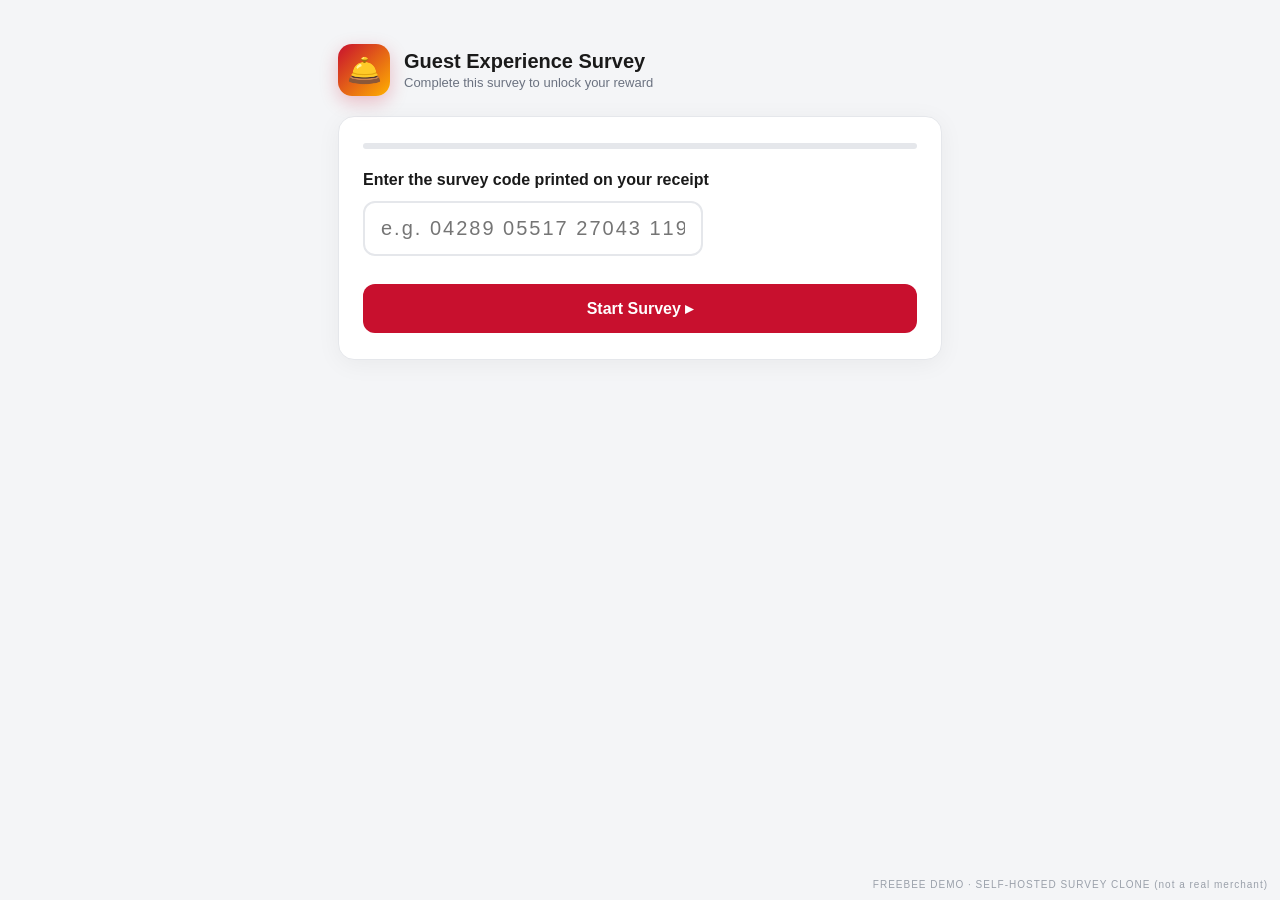
<file: agent/survey_clone.html>
<!doctype html>
<html lang="en">
<head>
<meta charset="utf-8" />
<meta name="viewport" content="width=device-width, initial-scale=1" />
<title>Guest Experience Survey</title>
<style>
  :root{
    --brand:#c8102e; --brand2:#ffb100; --ink:#1a1a1a; --muted:#6b7280;
    --line:#e5e7eb; --ok:#0f9d58; --bg:#f4f5f7;
  }
  *{box-sizing:border-box}
  body{margin:0;font-family:-apple-system,Segoe UI,Roboto,Helvetica,Arial,sans-serif;background:var(--bg);color:var(--ink)}
  .wrap{max-width:640px;margin:0 auto;padding:24px 18px 60px}
  header{display:flex;align-items:center;gap:14px;padding:20px 0}
  .logo{width:52px;height:52px;border-radius:14px;background:linear-gradient(135deg,var(--brand),var(--brand2));
        display:flex;align-items:center;justify-content:center;font-size:28px;box-shadow:0 6px 18px rgba(200,16,46,.25)}
  h1{font-size:20px;margin:0}
  .sub{color:var(--muted);font-size:13px;margin-top:2px}
  .card{background:#fff;border:1px solid var(--line);border-radius:16px;padding:26px 24px;box-shadow:0 4px 24px rgba(0,0,0,.05)}
  .bar{height:6px;background:var(--line);border-radius:99px;overflow:hidden;margin:0 0 22px}
  .bar > i{display:block;height:100%;width:0;background:var(--brand);transition:width .4s ease}
  label.q{display:block;font-weight:600;margin:0 0 12px;font-size:16px}
  .code-boxes{display:flex;gap:8px;flex-wrap:wrap;margin:8px 0 4px}
  .code-boxes input{width:100%;max-width:340px;font-size:20px;letter-spacing:2px;padding:14px 16px;border:2px solid var(--line);
        border-radius:12px;text-align:center;font-variant-numeric:tabular-nums}
  .code-boxes input:focus{outline:none;border-color:var(--brand)}
  table.matrix{width:100%;border-collapse:collapse;margin-top:6px}
  table.matrix th{font-size:11px;color:var(--muted);font-weight:600;text-align:center;padding:6px 2px;vertical-align:bottom}
  table.matrix td{padding:10px 2px;border-top:1px solid var(--line);text-align:center}
  table.matrix td.rowlabel{text-align:left;font-size:14px;font-weight:500;white-space:nowrap}
  table.matrix input[type=radio]{width:20px;height:20px;accent-color:var(--brand);cursor:pointer}
  textarea{width:100%;min-height:84px;border:1px solid var(--line);border-radius:12px;padding:12px;font:inherit;resize:vertical}
  .btn{margin-top:24px;width:100%;background:var(--brand);color:#fff;border:0;border-radius:12px;padding:15px;
        font-size:16px;font-weight:700;cursor:pointer;transition:filter .15s}
  .btn:hover{filter:brightness(1.06)}
  .reward{text-align:center;padding:12px 0}
  .reward .big{font-size:26px;font-weight:800;margin:10px 0 2px}
  .reward .code{display:inline-block;margin:16px 0;font-size:30px;font-weight:800;letter-spacing:3px;color:var(--brand);
        background:#fff5f5;border:2px dashed var(--brand);border-radius:14px;padding:14px 26px;font-variant-numeric:tabular-nums}
  .reward .val{color:var(--ok);font-weight:800;font-size:22px}
  .demoTag{position:fixed;bottom:10px;right:12px;font-size:10px;color:#9aa0aa;letter-spacing:1px}
  .hide{display:none}
  .checkmark{font-size:48px}
</style>
</head>
<body>
<div class="wrap">
  <header>
    <div class="logo">🛎️</div>
    <div>
      <h1>Guest Experience Survey</h1>
      <div class="sub" id="reward-line">Complete this survey to unlock your reward</div>
    </div>
  </header>

  <div class="card">
    <div class="bar"><i id="bar"></i></div>

    <!-- STEP 0: code entry -->
    <section id="step-0">
      <label class="q" for="survey-code">Enter the survey code printed on your receipt</label>
      <div class="code-boxes">
        <input id="survey-code" name="survey-code" inputmode="numeric" autocomplete="off"
               placeholder="e.g. 04289 05517 27043 11962 88304 3" aria-label="Survey code" />
      </div>
      <button class="btn" id="next-btn" data-step="0" onclick="next()">Start Survey ▸</button>
    </section>

    <!-- STEP 1: matrix -->
    <section id="step-1" class="hide">
      <label class="q">How satisfied were you with each of the following?</label>
      <table class="matrix" id="m1"></table>
      <button class="btn" id="next-btn-1" data-step="1" onclick="next()">Next ▸</button>
    </section>

    <!-- STEP 2: overall + comment -->
    <section id="step-2" class="hide">
      <label class="q">Overall, how satisfied were you with your visit today?</label>
      <table class="matrix" id="m2"></table>
      <label class="q" style="margin-top:22px">Any additional comments? (optional)</label>
      <textarea id="comment" name="comment" placeholder="Optional"></textarea>
      <button class="btn" id="submit-btn" data-step="2" onclick="next()">Submit Survey ▸</button>
    </section>

    <!-- STEP 3: reward -->
    <section id="step-3" class="hide">
      <div class="reward">
        <div class="checkmark">✅</div>
        <div class="big" id="reward-title">Thanks! Here's your reward:</div>
        <div id="reward-desc" style="color:var(--muted)">FREE Medium Fries with purchase of a sandwich</div>
        <div class="code" id="validation-code">— — —</div>
        <div class="val" id="reward-value">$4.29 recovered</div>
        <div class="sub" style="margin-top:16px">Write this code on your receipt and redeem within 30 days.</div>
      </div>
    </section>
  </div>
</div>
<div class="demoTag">FREEBEE DEMO · SELF-HOSTED SURVEY CLONE (not a real merchant)</div>

<script>
  // ---- config via query string: ?reward=FREE%20Fries&value=4.29 ----
  var params = new URLSearchParams(location.search);
  var REWARD = params.get('reward') || 'FREE Medium Fries with purchase of a sandwich';
  var VALUE  = parseFloat(params.get('value') || '4.29');
  document.getElementById('reward-desc').textContent = REWARD;

  var ROWS1 = ['Food quality','Order accuracy','Speed of service','Cleanliness','Staff friendliness'];
  var ROWS2 = ['Overall satisfaction'];
  var COLS  = ['Highly Satisfied','Satisfied','Neutral','Dissatisfied','Highly Dissatisfied']; // leftmost = top-box

  function buildMatrix(tableId, rows, group){
    var t = document.getElementById(tableId);
    var head = '<tr><th></th>' + COLS.map(function(c){return '<th>'+c+'</th>';}).join('') + '</tr>';
    var body = rows.map(function(r,ri){
      var name = group+'_'+ri;
      var cells = COLS.map(function(c,ci){
        // value 5..1, leftmost (ci=0) = 5 = "Highly Satisfied" = the top-box the agent should pick
        return '<td><input type="radio" name="'+name+'" value="'+(5-ci)+'" aria-label="'+r+': '+c+'"></td>';
      }).join('');
      return '<tr><td class="rowlabel">'+r+'</td>'+cells+'</tr>';
    }).join('');
    t.innerHTML = head + body;
  }
  buildMatrix('m1', ROWS1, 'q1');
  buildMatrix('m2', ROWS2, 'q2');

  var step = 0, TOTAL = 3;
  function setBar(){ document.getElementById('bar').style.width = Math.round((step/TOTAL)*100) + '%'; }
  setBar();

  function show(n){
    for (var i=0;i<=3;i++){ document.getElementById('step-'+i).classList.toggle('hide', i!==n); }
    step = n; setBar();
    if (n===3){ reveal(); }
  }

  function next(){
    // NOTE: intentionally NO hard validation — accepts ANY code, ANY answers.
    // This is what makes the live money-shot deterministic and infinitely re-runnable.
    show(step + 1);
  }

  function reveal(){
    var chars = 'ABCDEFGHJKLMNPQRSTUVWXYZ23456789';
    var code = 'FB-';
    for (var i=0;i<5;i++){ code += chars[Math.floor(Math.random()*chars.length)]; }
    document.getElementById('validation-code').textContent = code;
    document.getElementById('reward-value').textContent = '$' + VALUE.toFixed(2) + ' recovered';
    // Tell the FreeBee dashboard (if this page is embedded in an iframe) to tick the counter.
    try {
      window.parent.postMessage({ type:'freebee:reward', code:code, value:VALUE, reward:REWARD }, '*');
    } catch(e){}
  }

  // ---- ?auto=1 : autopilot that mimics the browser agent filling the survey ----
  // Used by the phone UI (index.html) to show the whole flow with no backend.
  // The REAL browser-use agent drives this same page WITHOUT ?auto (it clicks for itself).
  function topBox(container){
    var groups = {};
    container.querySelectorAll('input[type=radio]').forEach(function(r){ (groups[r.name]=groups[r.name]||[]).push(r); });
    Object.keys(groups).forEach(function(name){
      var best = groups[name].reduce(function(a,b){ return (+b.value > +a.value) ? b : a; });
      best.checked = true; // value 5 = "Highly Satisfied" = the top-box
    });
  }
  function autopilot(){
    setTimeout(function(){ document.getElementById('survey-code').value = '04289055172704311962883043'; next(); }, 800);
    setTimeout(function(){ topBox(document.getElementById('m1')); }, 1700);
    setTimeout(function(){ next(); }, 2500);
    setTimeout(function(){ topBox(document.getElementById('m2')); }, 3300);
    setTimeout(function(){ next(); }, 4100); // reveals the reward
  }
  if (params.get('auto')) { autopilot(); }
</script>
</body>
</html>
</file>
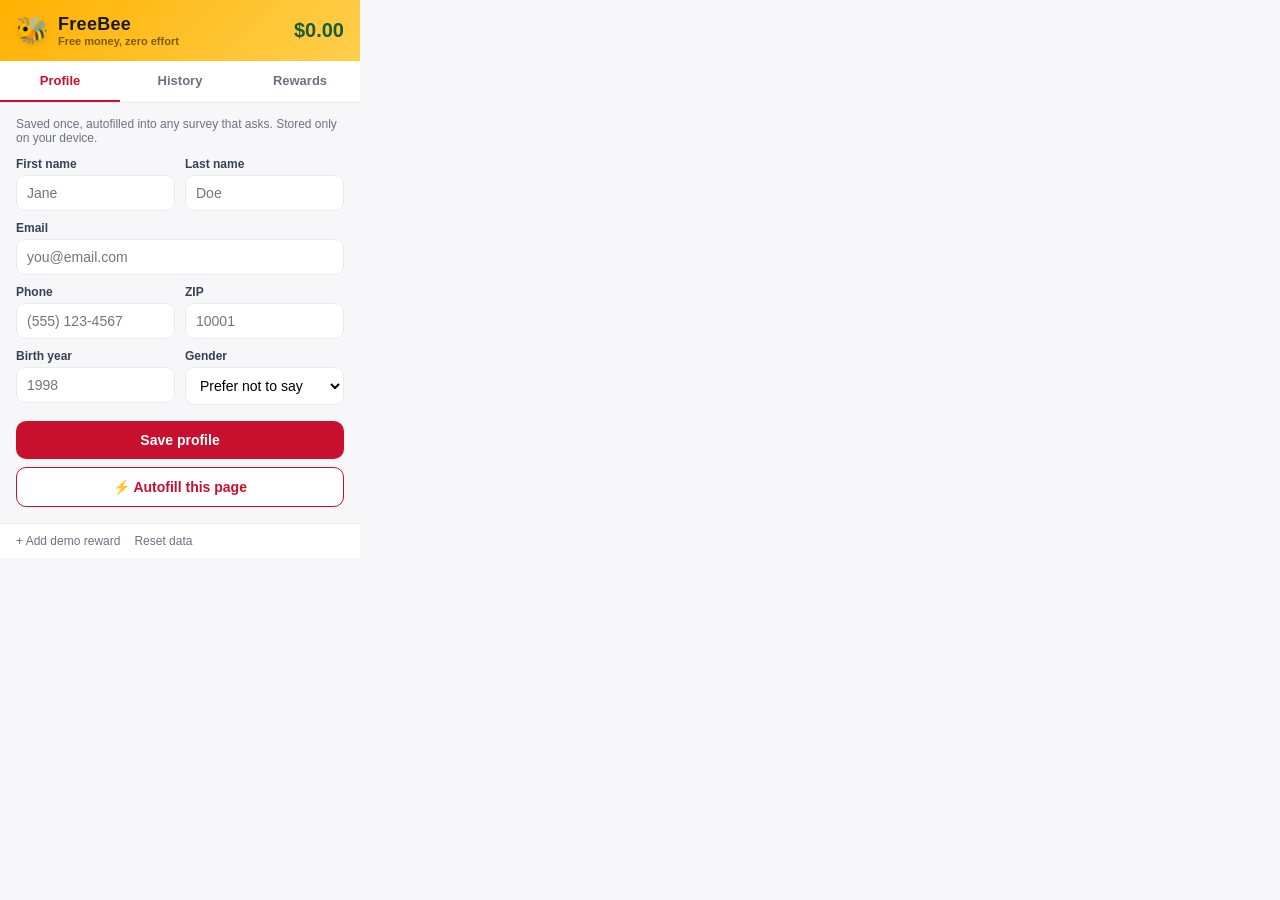
<file: extension/popup.html>
<!doctype html>
<html lang="en">
<head>
<meta charset="utf-8" />
<link rel="stylesheet" href="popup.css" />
</head>
<body>
  <header>
    <div class="logo">🐝</div>
    <div class="brand">
      <h1>FreeBee</h1>
      <div class="tag">Free money, zero effort</div>
    </div>
    <div class="total" id="total">$0.00</div>
  </header>

  <nav class="tabs">
    <button class="tab active" data-tab="profile">Profile</button>
    <button class="tab" data-tab="history">History</button>
    <button class="tab" data-tab="rewards">Rewards</button>
  </nav>

  <!-- PROFILE -->
  <section id="profile" class="panel active">
    <p class="hint">Saved once, autofilled into any survey that asks. Stored only on your device.</p>
    <form id="profile-form">
      <div class="row">
        <label>First name<input name="firstName" autocomplete="off" placeholder="Jane" /></label>
        <label>Last name<input name="lastName" autocomplete="off" placeholder="Doe" /></label>
      </div>
      <label>Email<input name="email" type="email" autocomplete="off" placeholder="you@email.com" /></label>
      <div class="row">
        <label>Phone<input name="phone" autocomplete="off" placeholder="(555) 123-4567" /></label>
        <label>ZIP<input name="zip" autocomplete="off" placeholder="10001" /></label>
      </div>
      <div class="row">
        <label>Birth year<input name="birthYear" autocomplete="off" placeholder="1998" /></label>
        <label>Gender
          <select name="gender">
            <option value="">Prefer not to say</option>
            <option>Female</option>
            <option>Male</option>
            <option>Non-binary</option>
          </select>
        </label>
      </div>
      <button type="submit" class="btn">Save profile</button>
      <button type="button" class="btn ghost" id="autofill">⚡ Autofill this page</button>
      <div class="saved" id="saved-note"></div>
    </form>
  </section>

  <!-- HISTORY -->
  <section id="history" class="panel">
    <p class="hint">Every survey the bee has completed for you.</p>
    <ul class="list" id="history-list"></ul>
  </section>

  <!-- REWARDS -->
  <section id="rewards" class="panel">
    <p class="hint">Your reward codes. Tap a code to copy it.</p>
    <ul class="list" id="rewards-list"></ul>
  </section>

  <footer>
    <button class="link" id="add-demo">+ Add demo reward</button>
    <button class="link danger" id="reset">Reset data</button>
  </footer>

  <script src="popup.js"></script>
</body>
</html>
</file>
<file: extension/popup.css>
:root{
  --brand:#c8102e; --honey:#ffb100; --ink:#1a1a1a; --muted:#6b7280;
  --line:#e9eaee; --ok:#0f9d58; --bg:#f7f7f9;
}
*{box-sizing:border-box}
body{margin:0;width:360px;font-family:-apple-system,Segoe UI,Roboto,Helvetica,Arial,sans-serif;
     color:var(--ink);background:var(--bg)}
header{display:flex;align-items:center;gap:10px;padding:14px 16px;
       background:linear-gradient(135deg,var(--honey),#ffcf4d)}
.logo{font-size:26px;filter:drop-shadow(0 2px 3px rgba(0,0,0,.15))}
.brand h1{margin:0;font-size:18px;letter-spacing:.3px}
.brand .tag{font-size:11px;color:#7a5b00;font-weight:600}
.total{margin-left:auto;font-size:20px;font-weight:800;color:#1a5c34}

.tabs{display:flex;background:#fff;border-bottom:1px solid var(--line)}
.tab{flex:1;border:0;background:none;padding:12px 0;font-size:13px;font-weight:600;
     color:var(--muted);cursor:pointer;border-bottom:2px solid transparent}
.tab.active{color:var(--brand);border-bottom-color:var(--brand)}

.panel{display:none;padding:14px 16px;max-height:420px;overflow-y:auto}
.panel.active{display:block}
.hint{margin:0 0 12px;font-size:12px;color:var(--muted)}

form label{display:block;font-size:12px;font-weight:600;color:#374151;margin-bottom:10px}
.row{display:flex;gap:10px}
.row label{flex:1}
input,select{width:100%;margin-top:4px;padding:9px 10px;border:1px solid var(--line);
             border-radius:9px;font:inherit;font-size:14px;font-weight:400;background:#fff}
input:focus,select:focus{outline:none;border-color:var(--honey)}

.btn{width:100%;margin-top:6px;background:var(--brand);color:#fff;border:0;border-radius:10px;
     padding:11px;font-size:14px;font-weight:700;cursor:pointer}
.btn:hover{filter:brightness(1.06)}
.btn.ghost{background:#fff;color:var(--brand);border:1.5px solid var(--brand);margin-top:8px}
.saved{margin-top:10px;font-size:12px;color:var(--ok);font-weight:600;min-height:16px}

.list{list-style:none;margin:0;padding:0}
.item{background:#fff;border:1px solid var(--line);border-radius:12px;padding:12px 14px;margin-bottom:10px}
.item .top{display:flex;align-items:center;gap:8px}
.item .merchant{font-weight:700;font-size:14px}
.item .date{margin-left:auto;font-size:11px;color:var(--muted)}
.item .desc{font-size:12px;color:#374151;margin-top:4px}
.badge{font-size:10px;font-weight:700;padding:2px 8px;border-radius:99px;text-transform:uppercase}
.badge.claimed{background:#e6f6ec;color:var(--ok)}
.badge.entered{background:#fff4e0;color:#a86a00}
.badge.pending{background:#eef;color:#3b5bdb}
.code{display:inline-block;margin-top:8px;font-size:15px;font-weight:800;letter-spacing:2px;
      color:var(--brand);background:#fff5f5;border:1.5px dashed var(--brand);border-radius:8px;
      padding:6px 12px;cursor:pointer;font-variant-numeric:tabular-nums}
.code:active{transform:scale(.97)}
.val{float:right;color:var(--ok);font-weight:800;font-size:14px;margin-top:10px}
.empty{text-align:center;color:var(--muted);font-size:13px;padding:30px 0}

footer{display:flex;gap:14px;padding:10px 16px;border-top:1px solid var(--line);background:#fff}
.link{background:none;border:0;color:var(--muted);font-size:12px;cursor:pointer;padding:0}
.link:hover{color:var(--ink)}
.link.danger:hover{color:var(--brand)}
</file>
